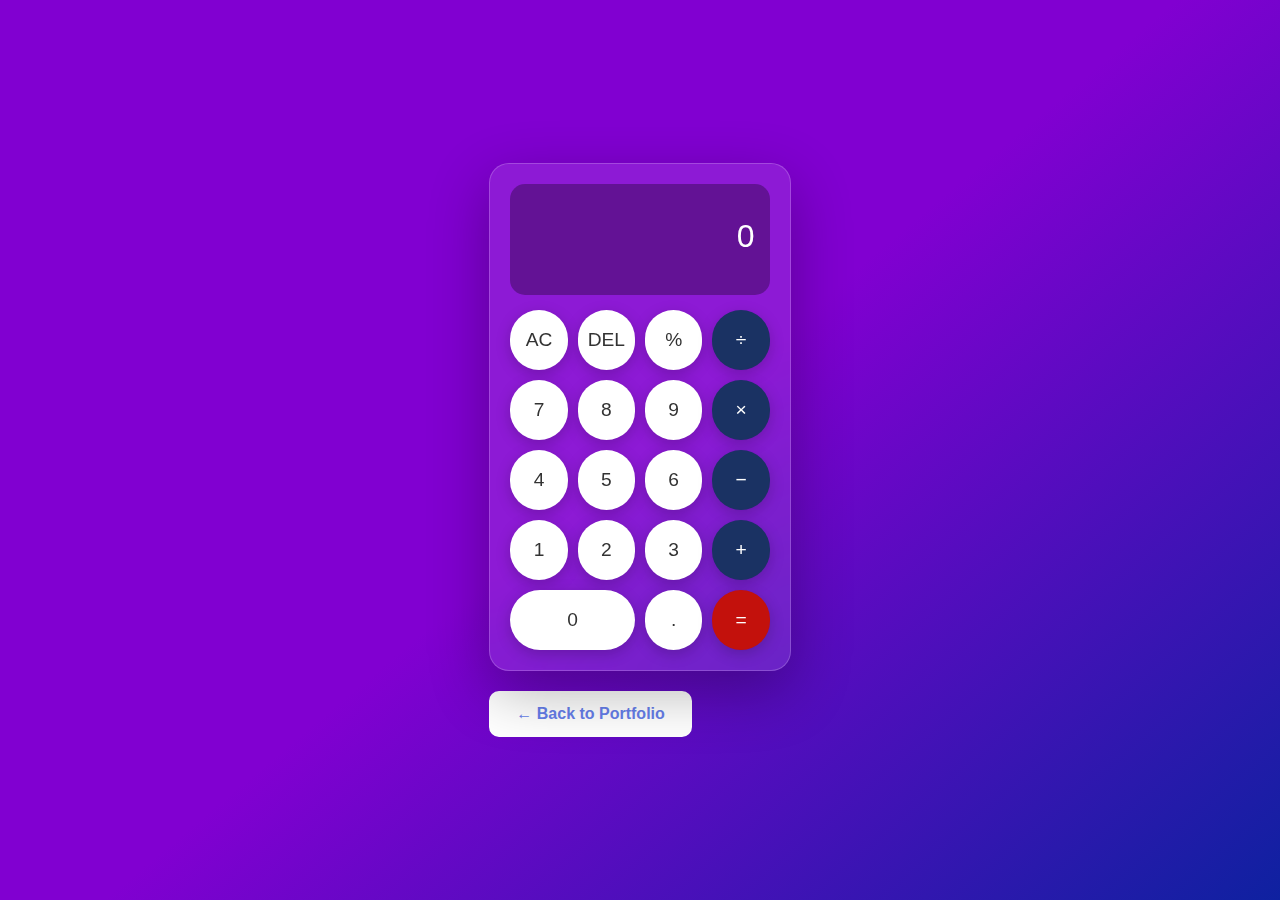
<file: projects/calculator/index.html>
<!DOCTYPE html>
<html lang="en">
<head>
    <meta charset="UTF-8">
    <meta name="viewport" content="width=device-width, initial-scale=1.0">
    <title>Calculator App</title>
    <link rel="stylesheet" href="style.css">
</head>
<body>
    <div class="container">
        <div class="calculator">
            <div class="display">
                <div class="previous-operand"></div>
                <div class="current-operand">0</div>
                <div class="preview-result"></div>
            </div>
            <div class="buttons">
                <button class="btn btn-function" data-action="clear">AC</button>
                <button class="btn btn-function" data-action="delete">DEL</button>
                <button class="btn btn-function" data-action="percent">%</button>
                <button class="btn btn-operator" data-operator="/">÷</button>
                
                <button class="btn btn-number" data-number="7">7</button>
                <button class="btn btn-number" data-number="8">8</button>
                <button class="btn btn-number" data-number="9">9</button>
                <button class="btn btn-operator" data-operator="*">×</button>
                
                <button class="btn btn-number" data-number="4">4</button>
                <button class="btn btn-number" data-number="5">5</button>
                <button class="btn btn-number" data-number="6">6</button>
                <button class="btn btn-operator" data-operator="-">−</button>
                
                <button class="btn btn-number" data-number="1">1</button>
                <button class="btn btn-number" data-number="2">2</button>
                <button class="btn btn-number" data-number="3">3</button>
                <button class="btn btn-operator" data-operator="+">+</button>
                
                <button class="btn btn-number btn-zero" data-number="0">0</button>
                <button class="btn btn-number" data-number=".">.</button>
                <button class="btn btn-equals" data-action="equals">=</button>
            </div>
        </div>
        <a href="../../index.html" class="back-btn">← Back to Portfolio</a>
    </div>
    <script src="script.js"></script>
</body>
</html>
</file>
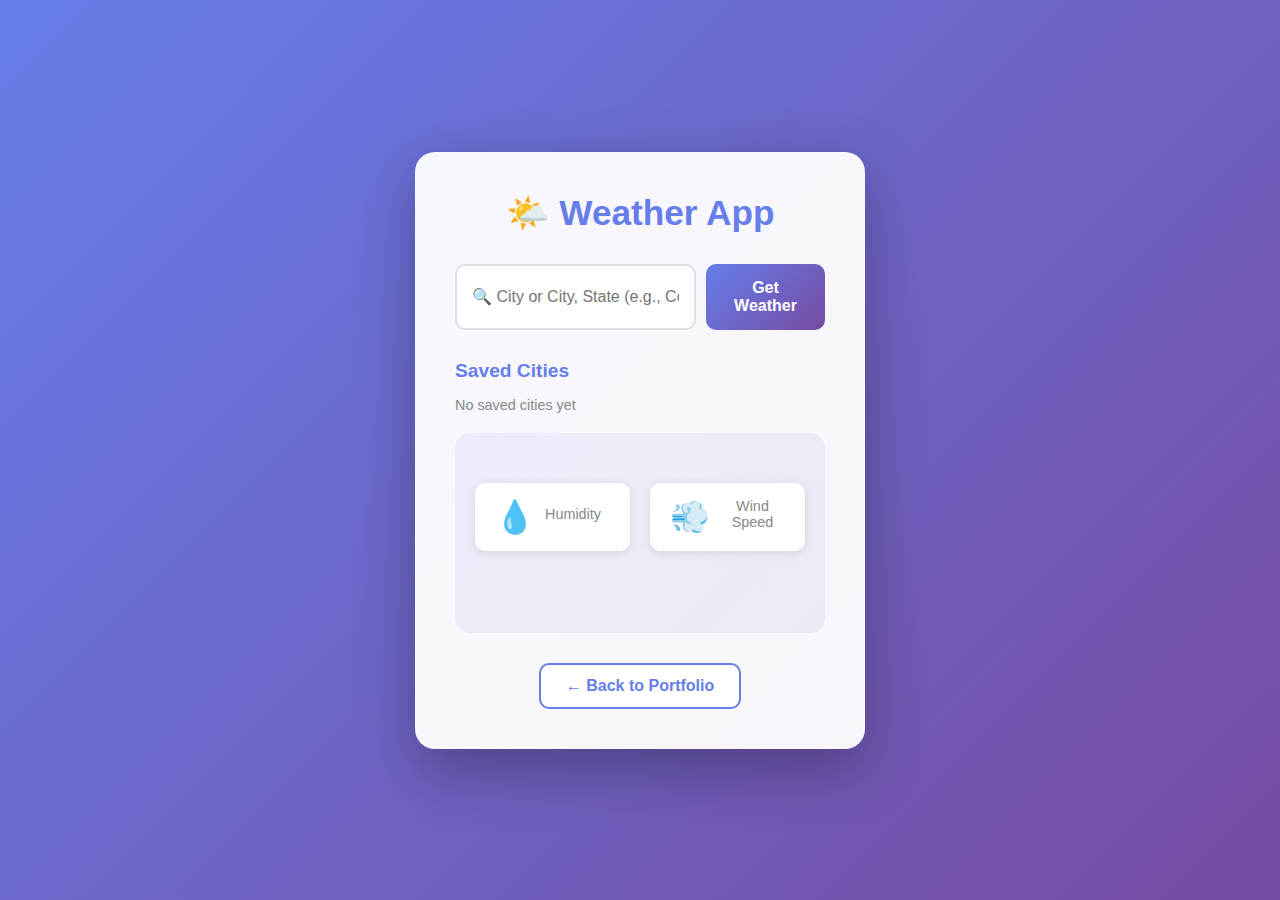
<file: projects/weather-app/index.html>
<!DOCTYPE html>
<html lang="en">
  <head>
    <meta charset="UTF-8" />
    <meta name="viewport" content="width=device-width, initial-scale=1.0" />
    <title>Weather App</title>
    <link rel="stylesheet" href="style.css" />
  </head>
  <body>
    <div class="container">
      <h1>🌤️ Weather App</h1>
      <div class="weather-input">
        <input
          type="text"
          id="city"
          placeholder="🔍 City or City, State (e.g., Columbus, GA)"
        />
        <button id="getWeather">Get Weather</button>
      </div>
      
      <!-- Saved Cities -->
      <div id="savedCities" class="saved-cities">
        <h3>Saved Cities</h3>
        <div id="citiesList" class="cities-list"></div>
      </div>
      
      <!-- Loading Spinner -->
      <div id="loading" class="loading" style="display: none;">
        <div class="spinner"></div>
        <p>Loading weather data...</p>
      </div>

      <div id="weatherResult" class="weather-result">
        <div class="weather-icon" id="weatherIcon"></div>
        <h2 id="cityName"></h2>
        <p class="weather-desc" id="weatherDescription"></p>
        <div class="temp-display" id="temperature"></div>
        <div class="weather-details">
          <div class="detail-item">
            <span class="icon">💧</span>
            <div>
              <p class="label">Humidity</p>
              <p class="value" id="humidity"></p>
            </div>
          </div>
          <div class="detail-item">
            <span class="icon">💨</span>
            <div>
              <p class="label">Wind Speed</p>
              <p class="value" id="windSpeed"></p>
            </div>
          </div>
        </div>
        <button id="saveCity" class="save-btn" style="display: none;">Save City</button>
      </div>
      
      <div id="errorMessage" class="error-message" style="display: none;">
        <p>❌ City not found. Please try again.</p>
      </div>
      
      <a href="../../index.html" class="back-btn">← Back to Portfolio</a>
    </div>
    <script src="script.js"></script>
  </body>
</html>
</file>
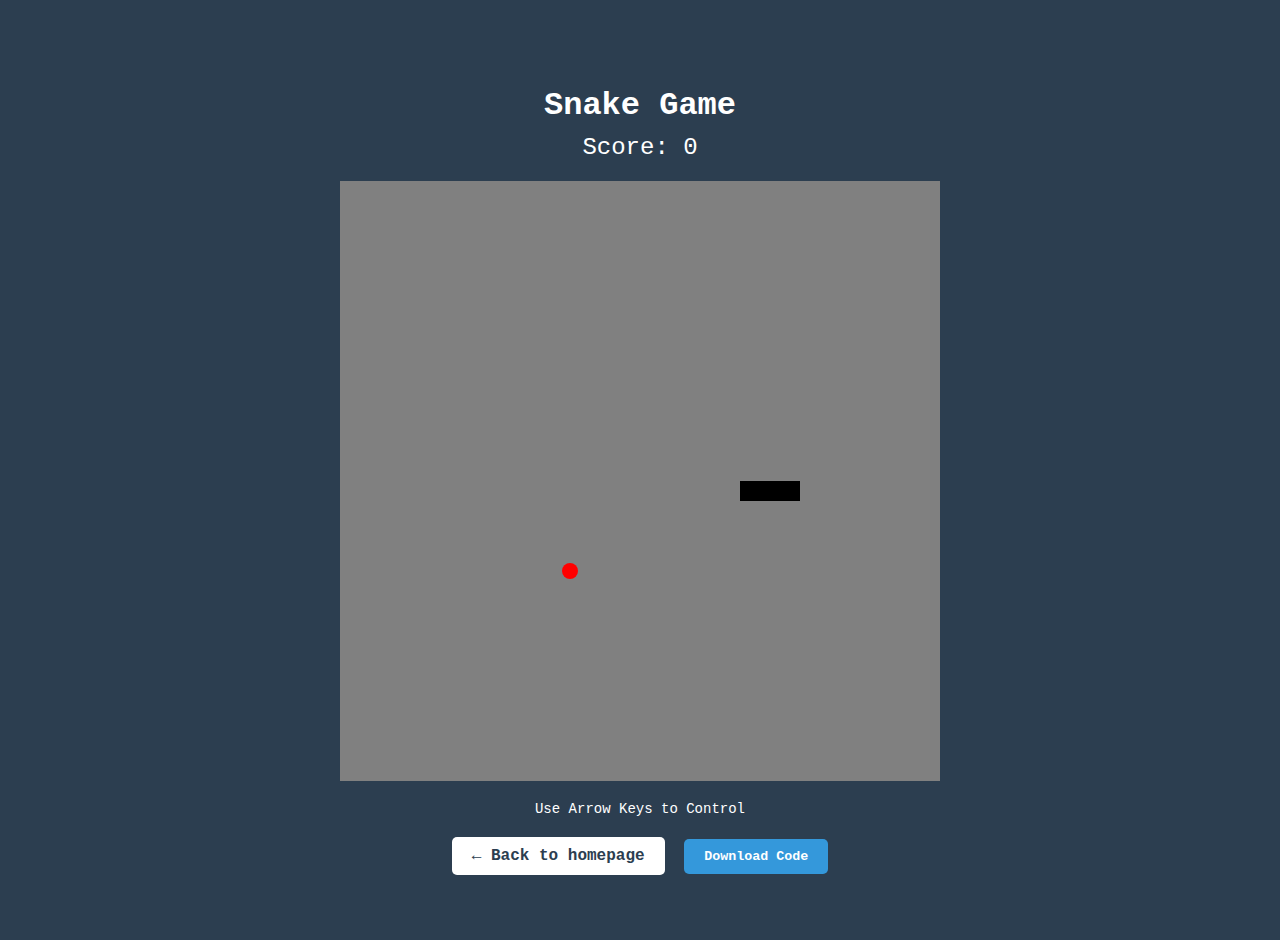
<file: snake-game.html>
<!DOCTYPE html>
<html lang="en">
<head>
    <meta charset="UTF-8">
    <meta name="viewport" content="width=device-width, initial-scale=1.0">
    <title>Snake Game</title>
    <style>
        body {
            margin: 0;
            padding: 20px;
            display: flex;
            flex-direction: column;
            align-items: center;
            justify-content: center;
            min-height: 100vh;
            background: #2c3e50;
            font-family: Courier, monospace;
        }
        .game-container {
            text-align: center;
        }
        h1 {
            color: white;
            margin-bottom: 10px;
        }
        #score {
            color: white;
            font-size: 24px;
            font-family: Courier, monospace;
            margin-bottom: 20px;
        }
        canvas {
            background-color: grey;
            display: block;
        }
        #gameOver {
            color: white;
            font-size: 24px;
            font-family: Courier, monospace;
            margin-top: 20px;
            display: none;
        }
        #restartBtn {
            margin-top: 10px;
            padding: 10px 20px;
            background: #27ae60;
            color: white;
            border: none;
            border-radius: 5px;
            font-weight: bold;
            font-family: Courier, monospace;
            font-size: 16px;
            cursor: pointer;
            display: none;
        }
        #restartBtn:hover {
            background: #2ecc71;
        }
        .controls {
            color: white;
            margin-top: 20px;
            font-size: 14px;
        }
        .back-btn {
            margin-top: 20px;
            padding: 10px 20px;
            background: white;
            color: #2c3e50;
            text-decoration: none;
            border-radius: 5px;
            font-weight: bold;
            display: inline-block;
            font-family: Courier, monospace;
        }
        .back-btn:hover {
            background: #f0f0f0;
        }
        .download-btn {
            margin-top: 10px;
            margin-left: 10px;
            padding: 10px 20px;
            background: #3498db;
            color: white;
            border: none;
            border-radius: 5px;
            font-weight: bold;
            font-family: Courier, monospace;
            cursor: pointer;
        }
        .download-btn:hover {
            background: #2980b9;
        }
    </style>
</head>
<body>
    <div class="game-container">
        <h1>Snake Game</h1>
        <div id="score">Score: 0</div>
        <canvas id="gameCanvas" width="600" height="600"></canvas>
        <div id="gameOver">GAME OVER!</div>
        <button id="restartBtn">Play Again</button>
        <div class="controls">Use Arrow Keys to Control</div>
        <a href="index.html" class="back-btn">← Back to homepage</a>
        <button class="download-btn" onclick="downloadGame()">Download Code</button>
    </div>

    <script>
        const canvas = document.getElementById('gameCanvas');
        const ctx = canvas.getContext('2d');
        const scoreElement = document.getElementById('score');
        const gameOverElement = document.getElementById('gameOver');
        const restartBtn = document.getElementById('restartBtn');

        const GRID_SIZE = 20;
        const CANVAS_SIZE = 600;
        
        let snake = [{x: 300, y: 300}, {x: 280, y: 300}, {x: 260, y: 300}];
        let food = {x: 0, y: 0};
        let dx = GRID_SIZE;
        let dy = 0;
        let score = 0;
        let gameRunning = true;

        function randomFood() {
            food.x = Math.floor(Math.random() * (CANVAS_SIZE / GRID_SIZE)) * GRID_SIZE;
            food.y = Math.floor(Math.random() * (CANVAS_SIZE / GRID_SIZE)) * GRID_SIZE;
        }

        function drawSnake() {
            snake.forEach((segment) => {
                ctx.fillStyle = 'black';
                ctx.fillRect(segment.x, segment.y, GRID_SIZE, GRID_SIZE);
            });
        }

        function drawFood() {
            ctx.fillStyle = 'red';
            ctx.beginPath();
            ctx.arc(food.x + GRID_SIZE/2, food.y + GRID_SIZE/2, GRID_SIZE/2 * 0.8, 0, Math.PI * 2);
            ctx.fill();
        }

        function moveSnake() {
            const head = {x: snake[0].x + dx, y: snake[0].y + dy};
            snake.unshift(head);

            if (head.x === food.x && head.y === food.y) {
                score++;
                scoreElement.textContent = `Score: ${score}`;
                randomFood();
            } else {
                snake.pop();
            }
        }

        function checkCollision() {
            const head = snake[0];
            
            if (head.x < 0 || head.x >= CANVAS_SIZE || head.y < 0 || head.y >= CANVAS_SIZE) {
                return true;
            }

            for (let i = 1; i < snake.length; i++) {
                if (head.x === snake[i].x && head.y === snake[i].y) {
                    return true;
                }
            }
            return false;
        }

        function gameLoop() {
            if (!gameRunning) return;

            ctx.clearRect(0, 0, CANVAS_SIZE, CANVAS_SIZE);
            
            moveSnake();
            
            if (checkCollision()) {
                gameRunning = false;
                gameOverElement.style.display = 'block';
                restartBtn.style.display = 'inline-block';
                return;
            }

            drawFood();
            drawSnake();

            setTimeout(gameLoop, 100);
        }

        document.addEventListener('keydown', (e) => {
            if (['ArrowUp', 'ArrowDown', 'ArrowLeft', 'ArrowRight'].includes(e.key)) {
                e.preventDefault();
            }
            
            if (!gameRunning) return;
            
            switch(e.key) {
                case 'ArrowUp':
                    if (dy === 0) { dx = 0; dy = -GRID_SIZE; }
                    break;
                case 'ArrowDown':
                    if (dy === 0) { dx = 0; dy = GRID_SIZE; }
                    break;
                case 'ArrowLeft':
                    if (dx === 0) { dx = -GRID_SIZE; dy = 0; }
                    break;
                case 'ArrowRight':
                    if (dx === 0) { dx = GRID_SIZE; dy = 0; }
                    break;
            }
        });

        function restartGame() {
            snake = [{x: 300, y: 300}, {x: 280, y: 300}, {x: 260, y: 300}];
            dx = GRID_SIZE;
            dy = 0;
            score = 0;
            gameRunning = true;
            scoreElement.textContent = 'Score: 0';
            gameOverElement.style.display = 'none';
            restartBtn.style.display = 'none';
            randomFood();
            gameLoop();
        }

        restartBtn.addEventListener('click', restartGame);

        function downloadGame() {
            const htmlContent = document.documentElement.outerHTML;
            const blob = new Blob([htmlContent], { type: 'text/html' });
            const url = URL.createObjectURL(blob);
            const a = document.createElement('a');
            a.href = url;
            a.download = 'snake-game.html';
            a.click();
            URL.revokeObjectURL(url);
        }

        randomFood();
        gameLoop();
    </script>
</body>
</html>
</file>
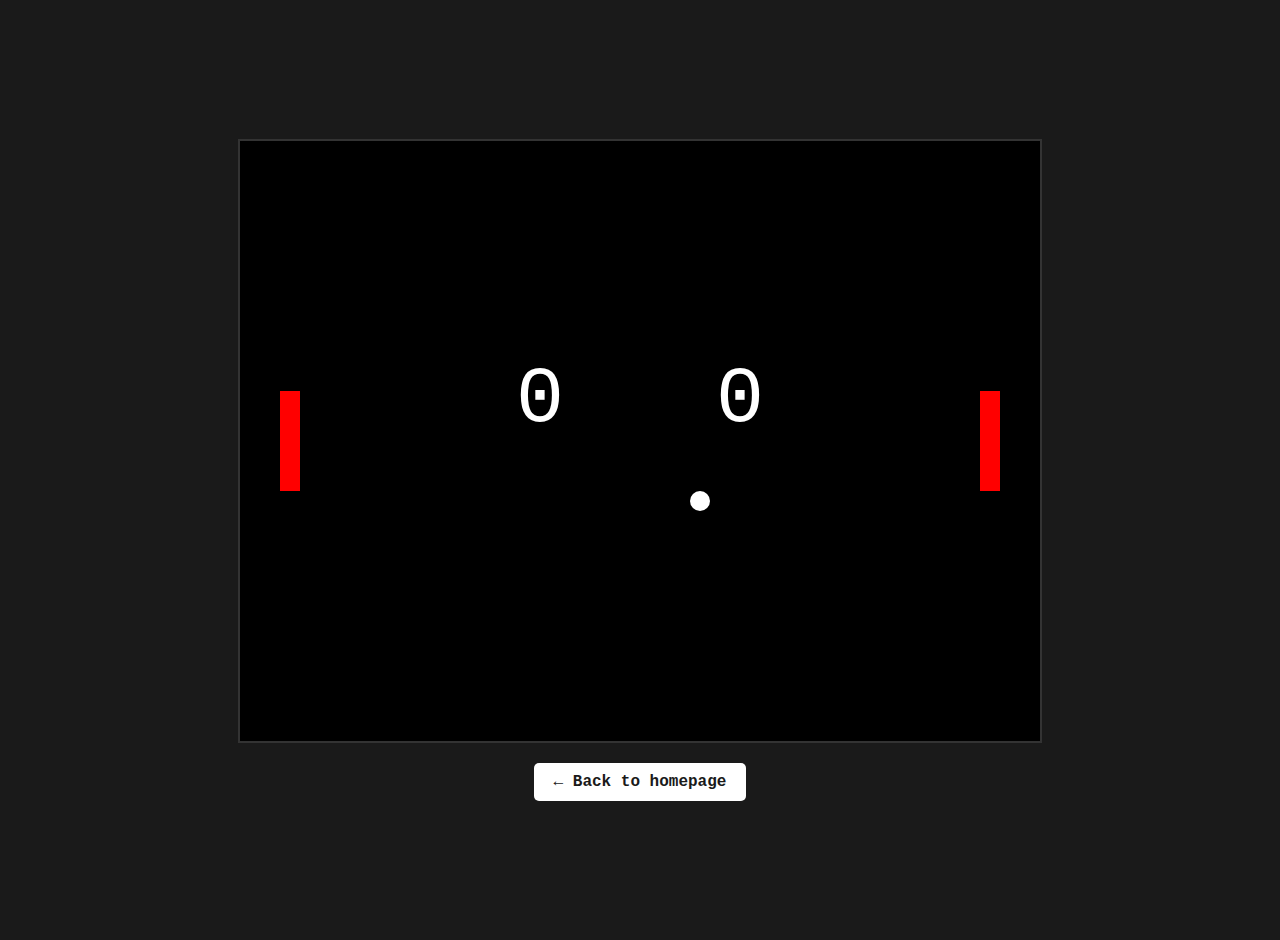
<file: projects/pong-game.html>
<!DOCTYPE html>
<html lang="en">
<head>
  <meta charset="UTF-8">
  <meta name="viewport" content="width=device-width, initial-scale=1.0">
  <title>Pong Game</title>
  <style>
    body {
      margin: 0;
      padding: 20px;
      display: flex;
      flex-direction: column;
      justify-content: center;
      align-items: center;
      min-height: 100vh;
      background-color: #1a1a1a;
      font-family: 'Courier', monospace;
    }
    canvas {
      border: 2px solid #333;
      display: block;
    }
    .back-btn {
      margin-top: 20px;
      padding: 10px 20px;
      background: white;
      color: #1a1a1a;
      text-decoration: none;
      border-radius: 5px;
      font-weight: bold;
      display: inline-block;
    }
    .back-btn:hover {
      background: #f0f0f0;
    }
  </style>
</head>
<body>
  <canvas id="pongCanvas" width="800" height="600"></canvas>
  <a href="../index.html" class="back-btn">← Back to homepage</a>
  
  <script>
    const canvas = document.getElementById('pongCanvas');
    const ctx = canvas.getContext('2d');

    // Paddle class
    class Paddle {
      constructor(x, y) {
        this.x = x;
        this.y = y;
        this.width = 20;  // stretch_len=1 * 20
        this.height = 100; // stretch_wid=5 * 20
        this.color = 'red';
      }

      draw() {
        ctx.fillStyle = this.color;
        ctx.fillRect(this.x - this.width / 2, this.y - this.height / 2, this.width, this.height);
      }

      goUp() {
        this.y -= 20;
      }

      goDown() {
        this.y += 20;
      }
    }

    // Ball class
    class Ball {
      constructor() {
        this.x = 400;
        this.y = 300;
        this.radius = 10;
        this.color = 'white';
        this.xMove = 10;
        this.yMove = 10;
        this.moveSpeed = 0.1;
      }

      draw() {
        ctx.fillStyle = this.color;
        ctx.beginPath();
        ctx.arc(this.x, this.y, this.radius, 0, Math.PI * 2);
        ctx.fill();
      }

      move() {
        this.x += this.xMove;
        this.y += this.yMove;
      }

      bounceY() {
        this.yMove *= -1;
      }

      bounceX() {
        this.xMove *= -1;
        this.moveSpeed *= 0.9;
      }

      distance(paddle) {
        const dx = this.x - paddle.x;
        const dy = this.y - paddle.y;
        return Math.sqrt(dx * dx + dy * dy);
      }

      resetPosition() {
        this.x = 400;
        this.y = 300;
        this.bounceX();
      }
    }

    // Scoreboard class
    class Scoreboard {
      constructor() {
        this.lScore = 0;
        this.rScore = 0;
      }

      draw() {
        ctx.fillStyle = 'white';
        ctx.font = '80px Courier';
        ctx.textAlign = 'center';
        ctx.fillText(this.lScore, 300, 280);
        ctx.fillText(this.rScore, 500, 280);
      }

      lPoint() {
        this.lScore += 1;
      }

      rPoint() {
        this.rScore += 1;
      }
    }

    // Create game objects
    const rPaddle = new Paddle(750, 300);
    const lPaddle = new Paddle(50, 300);
    const ball = new Ball();
    const scoreboard = new Scoreboard();

    // Keyboard controls
    const keys = {};
    window.addEventListener('keydown', (e) => {
      keys[e.key] = true;
    });
    window.addEventListener('keyup', (e) => {
      keys[e.key] = false;
    });

    // Game loop
    let lastTime = 0;
    let accumulator = 0;

    function gameLoop(currentTime) {
      const deltaTime = (currentTime - lastTime) / 1000;
      lastTime = currentTime;
      accumulator += deltaTime;

      // Handle input
      if (keys['ArrowUp']) {
        rPaddle.goUp();
      }
      if (keys['ArrowDown']) {
        rPaddle.goDown();
      }
      if (keys['w'] || keys['W']) {
        lPaddle.goUp();
      }
      if (keys['s'] || keys['S']) {
        lPaddle.goDown();
      }

      // Update game at fixed time step
      if (accumulator >= ball.moveSpeed) {
        accumulator = 0;

        // Move ball
        ball.move();

        // Detect collision with wall
        if (ball.y > 580 || ball.y < 20) {
          ball.bounceY();
        }

        // Detect collision with paddles
        if ((ball.distance(rPaddle) < 50 && ball.x > 720) || 
            (ball.distance(lPaddle) < 50 && ball.x < 80)) {
          ball.bounceX();
        }

        // Detect when r_paddle misses
        if (ball.x > 780) {
          ball.resetPosition();
          scoreboard.lPoint();
        }

        // Detect when l_paddle misses
        if (ball.x < 20) {
          ball.resetPosition();
          scoreboard.rPoint();
        }
      }

      // Draw everything
      ctx.fillStyle = 'black';
      ctx.fillRect(0, 0, canvas.width, canvas.height);

      lPaddle.draw();
      rPaddle.draw();
      ball.draw();
      scoreboard.draw();

      requestAnimationFrame(gameLoop);
    }

    // Start game
    requestAnimationFrame(gameLoop);
  </script>
</body>
</html>
</file>
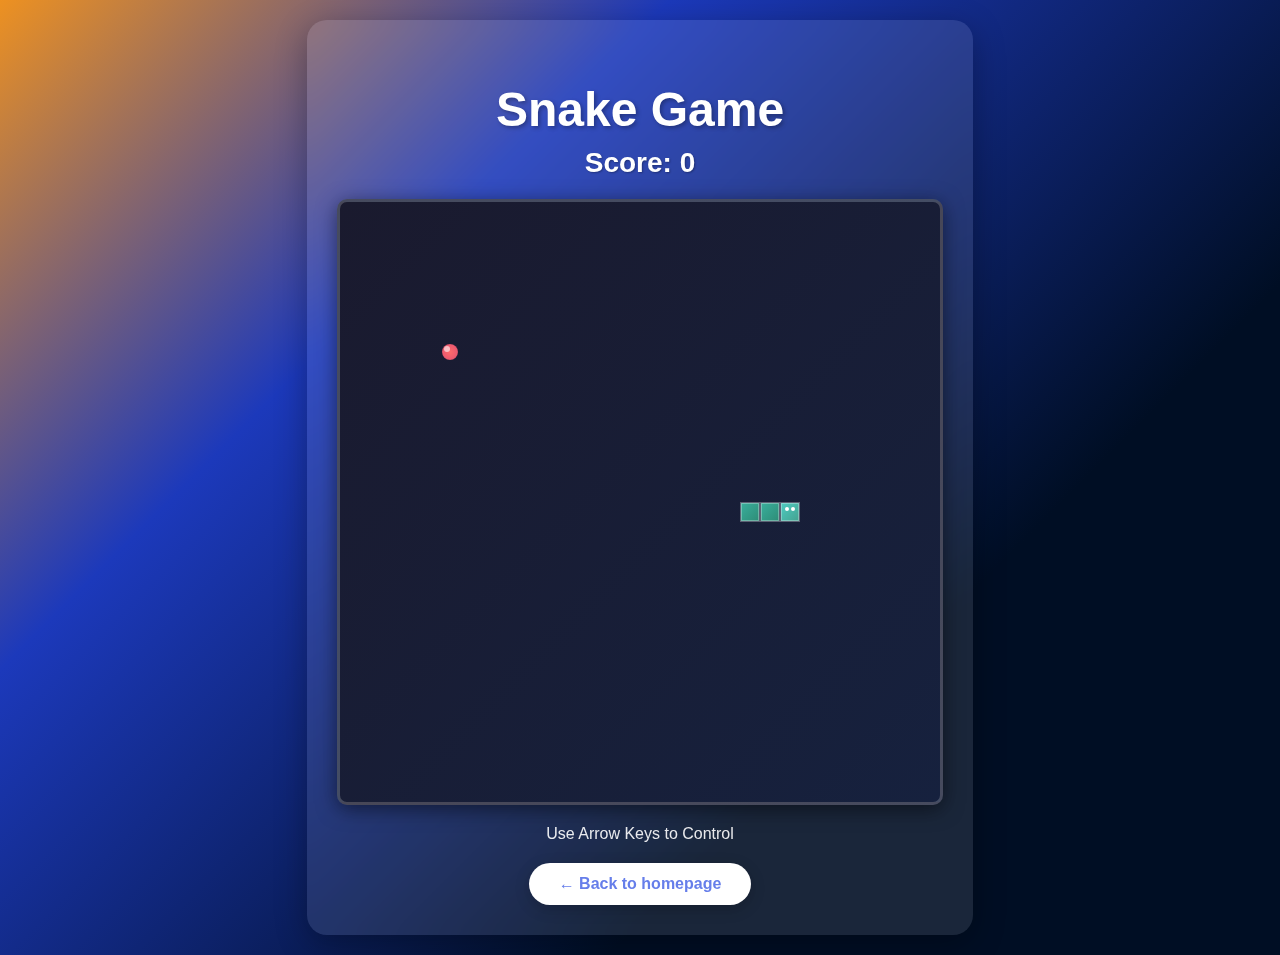
<file: projects/snake-game.html>
<!DOCTYPE html>
<html lang="en">
<head>
    <meta charset="UTF-8">
    <meta name="viewport" content="width=device-width, initial-scale=1.0">
    <title>Snake Game</title>
    <style>
        body {
            margin: 0;
            padding: 20px;
            display: flex;
            flex-direction: column;
            align-items: center;
            justify-content: center;
            min-height: 100vh;
            background: linear-gradient(135deg, #ED9121 0%, #1C39BB 30%, #000E24 70%);
            font-family: 'Segoe UI', Tahoma, Geneva, Verdana, sans-serif;
        }
        .game-container {
            text-align: center;
            background: rgba(255, 255, 255, 0.1);
            backdrop-filter: blur(10px);
            padding: 30px;
            border-radius: 20px;
            box-shadow: 0 8px 32px rgba(0, 0, 0, 0.3);
        }
        h1 {
            color: white;
            margin-bottom: 10px;
            font-size: 48px;
            text-shadow: 2px 2px 4px rgba(0, 0, 0, 0.3);
        }
        #score {
            color: white;
            font-size: 28px;
            font-weight: bold;
            margin-bottom: 20px;
            text-shadow: 1px 1px 2px rgba(0, 0, 0, 0.3);
        }
        canvas {
            background: linear-gradient(135deg, #1a1a2e 0%, #16213e 100%);
            display: block;
            border-radius: 10px;
            box-shadow: 0 4px 20px rgba(0, 0, 0, 0.5);
            border: 3px solid rgba(255, 255, 255, 0.2);
        }
        #gameOver {
            color: #ff6b6b;
            font-size: 32px;
            font-weight: bold;
            margin-top: 20px;
            display: none;
            text-shadow: 2px 2px 4px rgba(0, 0, 0, 0.5);
            animation: pulse 1s infinite;
        }
        @keyframes pulse {
            0%, 100% { opacity: 1; }
            50% { opacity: 0.7; }
        }
        #restartBtn {
            margin-top: 10px;
            padding: 12px 30px;
            background: linear-gradient(135deg, #4ecdc4, #44a08d);
            color: white;
            border: none;
            border-radius: 25px;
            font-weight: bold;
            font-size: 18px;
            cursor: pointer;
            display: none;
            box-shadow: 0 4px 15px rgba(0, 0, 0, 0.3);
            transition: transform 0.2s;
        }
        #restartBtn:hover {
            transform: translateY(-2px);
            box-shadow: 0 6px 20px rgba(0, 0, 0, 0.4);
        }
        .controls {
            color: white;
            margin-top: 20px;
            font-size: 16px;
            opacity: 0.9;
        }
        .back-btn {
            margin-top: 20px;
            padding: 12px 30px;
            background: white;
            color: #667eea;
            text-decoration: none;
            border-radius: 25px;
            font-weight: bold;
            display: inline-block;
            box-shadow: 0 4px 15px rgba(0, 0, 0, 0.2);
            transition: transform 0.2s;
        }
        .back-btn:hover {
            transform: translateY(-2px);
            box-shadow: 0 6px 20px rgba(0, 0, 0, 0.3);
        }
    </style>
</head>
<body>
    <div class="game-container">
        <h1>Snake Game</h1>
        <div id="score">Score: 0</div>
        <canvas id="gameCanvas" width="600" height="600"></canvas>
        <div id="gameOver">GAME OVER!</div>
        <button id="restartBtn">Play Again</button>
        <div class="controls">Use Arrow Keys to Control</div>
        <a href="../index.html" class="back-btn">← Back to homepage</a>
    </div>

    <script>
        const canvas = document.getElementById('gameCanvas');
        const ctx = canvas.getContext('2d');
        const scoreElement = document.getElementById('score');
        const gameOverElement = document.getElementById('gameOver');
        const restartBtn = document.getElementById('restartBtn');

        const GRID_SIZE = 20;
        const CANVAS_SIZE = 600;
        
        let snake = [{x: 300, y: 300}, {x: 280, y: 300}, {x: 260, y: 300}];
        let food = {x: 0, y: 0};
        let dx = GRID_SIZE;
        let dy = 0;
        let score = 0;
        let gameRunning = true;
        let directionQueue = [];
        let lastDirection = {dx: GRID_SIZE, dy: 0};

        function randomFood() {
            food.x = Math.floor(Math.random() * (CANVAS_SIZE / GRID_SIZE)) * GRID_SIZE;
            food.y = Math.floor(Math.random() * (CANVAS_SIZE / GRID_SIZE)) * GRID_SIZE;
        }

        function drawSnake() {
            snake.forEach((segment, index) => {
                // Gradient for snake body
                const gradient = ctx.createLinearGradient(segment.x, segment.y, segment.x + GRID_SIZE, segment.y + GRID_SIZE);
                if (index === 0) {
                    // Head - brighter green
                    gradient.addColorStop(0, '#4ecdc4');
                    gradient.addColorStop(1, '#44a08d');
                } else {
                    // Body - darker green
                    gradient.addColorStop(0, '#3ab09e');
                    gradient.addColorStop(1, '#2d8b75');
                }
                
                ctx.fillStyle = gradient;
                ctx.fillRect(segment.x + 1, segment.y + 1, GRID_SIZE - 2, GRID_SIZE - 2);
                ctx.strokeStyle = 'rgba(255, 255, 255, 0.3)';
                ctx.lineWidth = 2;
                ctx.strokeRect(segment.x + 1, segment.y + 1, GRID_SIZE - 2, GRID_SIZE - 2);
                
                // Add eyes to head
                if (index === 0) {
                    ctx.fillStyle = 'white';
                    ctx.beginPath();
                    ctx.arc(segment.x + 7, segment.y + 7, 2, 0, Math.PI * 2);
                    ctx.arc(segment.x + 13, segment.y + 7, 2, 0, Math.PI * 2);
                    ctx.fill();
                }
            });
        }

        function drawFood() {
            // Glowing food effect
            const gradient = ctx.createRadialGradient(food.x + GRID_SIZE/2, food.y + GRID_SIZE/2, 0, food.x + GRID_SIZE/2, food.y + GRID_SIZE/2, GRID_SIZE/2);
            gradient.addColorStop(0, '#ff6b6b');
            gradient.addColorStop(0.7, '#ee5a6f');
            gradient.addColorStop(1, 'rgba(238, 90, 111, 0.5)');
            
            ctx.fillStyle = gradient;
            ctx.beginPath();
            ctx.arc(food.x + GRID_SIZE/2, food.y + GRID_SIZE/2, GRID_SIZE/2 * 0.8, 0, Math.PI * 2);
            ctx.fill();
            
            // Add shine effect
            ctx.fillStyle = 'rgba(255, 255, 255, 0.6)';
            ctx.beginPath();
            ctx.arc(food.x + GRID_SIZE/2 - 3, food.y + GRID_SIZE/2 - 3, 3, 0, Math.PI * 2);
            ctx.fill();
        }

        function moveSnake() {
            // Process direction queue
            if (directionQueue.length > 0) {
                const newDir = directionQueue.shift();
                dx = newDir.dx;
                dy = newDir.dy;
                lastDirection = {dx, dy};
            }
            
            const head = {x: snake[0].x + dx, y: snake[0].y + dy};
            snake.unshift(head);

            if (head.x === food.x && head.y === food.y) {
                score++;
                scoreElement.textContent = `Score: ${score}`;
                randomFood();
            } else {
                snake.pop();
            }
        }

        function checkCollision() {
            const head = snake[0];
            
            if (head.x < 0 || head.x >= CANVAS_SIZE || head.y < 0 || head.y >= CANVAS_SIZE) {
                return true;
            }

            for (let i = 1; i < snake.length; i++) {
                if (head.x === snake[i].x && head.y === snake[i].y) {
                    return true;
                }
            }
            return false;
        }

        function gameLoop() {
            if (!gameRunning) return;

            ctx.clearRect(0, 0, CANVAS_SIZE, CANVAS_SIZE);
            
            moveSnake();
            
            if (checkCollision()) {
                gameRunning = false;
                gameOverElement.style.display = 'block';
                restartBtn.style.display = 'inline-block';
                return;
            }

            drawFood();
            drawSnake();

            setTimeout(gameLoop, 100);
        }

        document.addEventListener('keydown', (e) => {
            if (['ArrowUp', 'ArrowDown', 'ArrowLeft', 'ArrowRight'].includes(e.key)) {
                e.preventDefault();
            }
            
            if (!gameRunning) return;
            
            let newDir = null;
            
            switch(e.key) {
                case 'ArrowUp':
                    if (lastDirection.dy === 0) { 
                        newDir = {dx: 0, dy: -GRID_SIZE};
                    }
                    break;
                case 'ArrowDown':
                    if (lastDirection.dy === 0) { 
                        newDir = {dx: 0, dy: GRID_SIZE};
                    }
                    break;
                case 'ArrowLeft':
                    if (lastDirection.dx === 0) { 
                        newDir = {dx: -GRID_SIZE, dy: 0};
                    }
                    break;
                case 'ArrowRight':
                    if (lastDirection.dx === 0) { 
                        newDir = {dx: GRID_SIZE, dy: 0};
                    }
                    break;
            }
            
            // Only add to queue if it's a valid direction and queue is not too long
            if (newDir && directionQueue.length < 2) {
                directionQueue.push(newDir);
                lastDirection = newDir;
            }
        });

        function restartGame() {
            snake = [{x: 300, y: 300}, {x: 280, y: 300}, {x: 260, y: 300}];
            dx = GRID_SIZE;
            dy = 0;
            score = 0;
            gameRunning = true;
            directionQueue = [];
            lastDirection = {dx: GRID_SIZE, dy: 0};
            scoreElement.textContent = 'Score: 0';
            gameOverElement.style.display = 'none';
            restartBtn.style.display = 'none';
            randomFood();
            gameLoop();
        }

        restartBtn.addEventListener('click', restartGame);

        randomFood();
        gameLoop();
    </script>
</body>
</html>
</file>
<file: projects/calculator/style.css>
* {
    margin: 0;
    padding: 0;
    box-sizing: border-box;
}

body {
    font-family: 'Segoe UI', Tahoma, Geneva, Verdana, sans-serif;
    background: linear-gradient(140deg, #8100D1 50%, #0E21A0 100%);
    min-height: 100vh;
    display: flex;
    justify-content: center;
    align-items: center;
}

.container {
    padding: 20px;
}

.calculator {
    background: rgba(255, 255, 255, 0.1);
    backdrop-filter: blur(10px);
    border-radius: 20px;
    padding: 20px;
    box-shadow: 0 20px 60px rgba(0, 0, 0, 0.3);
    border: 1px solid rgba(255, 255, 255, 0.2);
    max-width: 320px;
}

.display {
    background: rgba(0, 0, 0, 0.3);
    border-radius: 15px;
    padding: 15px;
    margin-bottom: 15px;
    text-align: right;
    min-height: 80px;
    display: flex;
    flex-direction: column;
    justify-content: space-between;
}

.previous-operand {
    color: rgba(255, 255, 255, 0.6);
    font-size: 1rem;
    min-height: 1.2rem;
    word-wrap: break-word;
    word-break: break-all;
}

.current-operand {
    color: white;
    font-size: 2rem;
    font-weight: 300;
    word-wrap: break-word;
    word-break: break-all;
}

.preview-result {
    color: rgba(255, 255, 255, 0.5);
    font-size: 1.1rem;
    min-height: 1.3rem;
    word-wrap: break-word;
    word-break: break-all;
    font-style: italic;
    margin-top: 5px;
}

.buttons {
    display: grid;
    grid-template-columns: repeat(4, 1fr);
    gap: 10px;
}

.btn {
    border: none;
    border-radius: 50px;
    font-size: 1.2rem;
    padding: 10px;
    cursor: pointer;
    transition: all 0.2s;
    font-weight: 500;
    box-shadow: 0 4px 15px rgba(0, 0, 0, 0.2);
    height: 60px;
    display: flex;
    align-items: center;
    justify-content: center;
}

.btn:hover {
    transform: translateY(-2px);
    box-shadow: 0 6px 20px rgba(0, 0, 0, 0.3);
}

.btn:active {
    transform: translateY(0);
    box-shadow: 0 2px 10px rgba(0, 0, 0, 0.2);
}

.btn-number {
    background: white;
    color: #333;
}

.btn-number:hover {
    background: #f0f0f0;
}

.btn-operator {
    background: #1A3263;
    color: white;
}

.btn-operator:hover {
    background: #0f1f3d;
}

.btn-function {
    background: white;
    color: #333;
}

.btn-function:hover {
    background: #f0f0f0;
}

.btn-equals {
    background: #C3110C;
    color: white;
}

.btn-equals:hover {
    background: #9a0d09;
}

.btn-zero {
    grid-column: span 2;
}

@media (max-width: 480px) {
    .calculator {
        padding: 15px;
    }
    
    .btn {
        padding: 20px;
        font-size: 1.2rem;
    }
    
    .current-operand {
        font-size: 2rem;
    }
}

.back-btn {
    display: inline-block;
    margin-top: 20px;
    padding: 12px 25px;
    background: white;
    color: #667eea;
    text-decoration: none;
    border-radius: 10px;
    font-weight: bold;
    border: 2px solid white;
    transition: all 0.3s;
    text-align: center;
}

.back-btn:hover {
    background: rgba(255, 255, 255, 0.9);
    transform: translateY(-2px);
}
</file>
<file: projects/weather-app/style.css>
* {
  margin: 0;
  padding: 0;
  box-sizing: border-box;
}

body {
  font-family: 'Segoe UI', Tahoma, Geneva, Verdana, sans-serif;
  background: linear-gradient(135deg, #667eea 0%, #764ba2 100%);
  display: flex;
  justify-content: center;
  align-items: center;
  min-height: 100vh;
  padding: 20px;
}

.container {
  background: rgba(255, 255, 255, 0.95);
  padding: 40px;
  border-radius: 20px;
  box-shadow: 0 20px 60px rgba(0, 0, 0, 0.3);
  width: 100%;
  max-width: 450px;
  text-align: center;
  animation: fadeIn 0.5s ease-in;
}

@keyframes fadeIn {
  from {
    opacity: 0;
    transform: translateY(-20px);
  }
  to {
    opacity: 1;
    transform: translateY(0);
  }
}

.container h1 {
  color: #667eea;
  margin-bottom: 30px;
  font-size: 2.2em;
  animation: slideDown 0.6s ease-out;
}

@keyframes slideDown {
  from {
    opacity: 0;
    transform: translateY(-30px);
  }
  to {
    opacity: 1;
    transform: translateY(0);
  }
}

.weather-input {
  display: flex;
  gap: 10px;
  margin-bottom: 30px;
}

.weather-input input {
  flex: 1;
  padding: 15px;
  border-radius: 10px;
  border: 2px solid #e0e0e0;
  font-size: 16px;
  transition: all 0.3s;
}

.weather-input input:focus {
  outline: none;
  border-color: #667eea;
  box-shadow: 0 0 0 3px rgba(102, 126, 234, 0.1);
}

.weather-input button {
  padding: 15px 25px;
  background: linear-gradient(135deg, #667eea 0%, #764ba2 100%);
  border: none;
  color: white;
  border-radius: 10px;
  cursor: pointer;
  font-weight: bold;
  font-size: 16px;
  transition: all 0.3s;
}

.weather-input button:hover {
  transform: translateY(-2px);
  box-shadow: 0 5px 15px rgba(102, 126, 234, 0.4);
}

.weather-input button:active {
  transform: translateY(0);
}

/* Loading Spinner */
.loading {
  text-align: center;
  padding: 30px;
  animation: fadeIn 0.3s ease-in;
}

.spinner {
  border: 4px solid #f3f3f3;
  border-top: 4px solid #667eea;
  border-radius: 50%;
  width: 50px;
  height: 50px;
  animation: spin 1s linear infinite;
  margin: 0 auto 15px;
}

@keyframes spin {
  0% { transform: rotate(0deg); }
  100% { transform: rotate(360deg); }
}

.loading p {
  color: #667eea;
  font-weight: 500;
}

/* Weather Result */
.weather-result {
  padding: 20px;
  background: linear-gradient(135deg, #667eea15 0%, #764ba215 100%);
  border-radius: 15px;
  min-height: 200px;
  animation: slideUp 0.5s ease-out;
}

@keyframes slideUp {
  from {
    opacity: 0;
    transform: translateY(20px);
  }
  to {
    opacity: 1;
    transform: translateY(0);
  }
}

.weather-icon {
  font-size: 80px;
  margin-bottom: 15px;
  animation: bounce 1s ease-in-out;
}

@keyframes bounce {
  0%, 100% { transform: translateY(0); }
  50% { transform: translateY(-10px); }
}

.weather-result h2 {
  font-size: 2em;
  color: #333;
  margin-bottom: 10px;
}

.weather-desc {
  font-size: 1.3em;
  color: #667eea;
  text-transform: capitalize;
  margin-bottom: 20px;
  font-weight: 500;
}

.temp-display {
  font-size: 4em;
  font-weight: bold;
  color: #667eea;
  margin: 20px 0;
  text-shadow: 2px 2px 4px rgba(0, 0, 0, 0.1);
}

.weather-details {
  display: flex;
  justify-content: space-around;
  margin-top: 30px;
  gap: 20px;
}

.detail-item {
  display: flex;
  align-items: center;
  gap: 10px;
  background: white;
  padding: 15px 20px;
  border-radius: 10px;
  box-shadow: 0 2px 10px rgba(0, 0, 0, 0.1);
  flex: 1;
  transition: transform 0.3s;
}

.detail-item:hover {
  transform: translateY(-5px);
}

.detail-item .icon {
  font-size: 2em;
}

.detail-item .label {
  font-size: 0.9em;
  color: #888;
  margin-bottom: 5px;
}

.detail-item .value {
  font-size: 1.2em;
  font-weight: bold;
  color: #333;
}

/* Error Message */
.error-message {
  margin-top: 20px;
  padding: 15px;
  background-color: #ffe0e0;
  border-radius: 10px;
  color: #d32f2f;
  font-weight: bold;
  animation: shake 0.5s;
}

@keyframes shake {
  0%, 100% { transform: translateX(0); }
  25% { transform: translateX(-10px); }
  75% { transform: translateX(10px); }
}

/* Responsive Design */
@media (max-width: 480px) {
  .container {
    padding: 25px;
  }
  
  .container h1 {
    font-size: 1.8em;
  }
  
  .weather-input {
    flex-direction: column;
  }
  
  .temp-display {
    font-size: 3em;
  }
  
  .weather-details {
    flex-direction: column;
  }
}

/* Saved Cities */
.saved-cities {
  margin-bottom: 20px;
}

.saved-cities h3 {
  color: #667eea;
  font-size: 1.2em;
  margin-bottom: 15px;
  text-align: left;
}

.cities-list {
  display: flex;
  flex-wrap: wrap;
  gap: 10px;
}

.city-tag {
  background: linear-gradient(135deg, #667eea 0%, #764ba2 100%);
  color: white;
  padding: 8px 15px;
  border-radius: 20px;
  font-size: 0.9em;
  cursor: pointer;
  transition: all 0.3s;
  display: flex;
  align-items: center;
  gap: 8px;
}

.city-tag:hover {
  transform: translateY(-2px);
  box-shadow: 0 4px 12px rgba(102, 126, 234, 0.4);
}

.city-tag .remove {
  cursor: pointer;
  font-weight: bold;
  margin-left: 5px;
}

.city-tag .remove:hover {
  color: #ff6b6b;
}

.save-btn {
  margin-top: 20px;
  padding: 12px 30px;
  background: linear-gradient(135deg, #28a745 0%, #20c997 100%);
  color: white;
  border: none;
  border-radius: 10px;
  cursor: pointer;
  font-weight: bold;
  font-size: 16px;
  transition: all 0.3s;
}

.save-btn:hover {
  transform: translateY(-2px);
  box-shadow: 0 5px 15px rgba(40, 167, 69, 0.4);
}

/* Back Button */
.back-btn {
  display: inline-block;
  margin-top: 30px;
  padding: 12px 25px;
  background: white;
  color: #667eea;
  text-decoration: none;
  border-radius: 10px;
  font-weight: bold;
  border: 2px solid #667eea;
  transition: all 0.3s;
}

.back-btn:hover {
  background: #667eea;
  color: white;
  transform: translateY(-2px);
}
</file>
